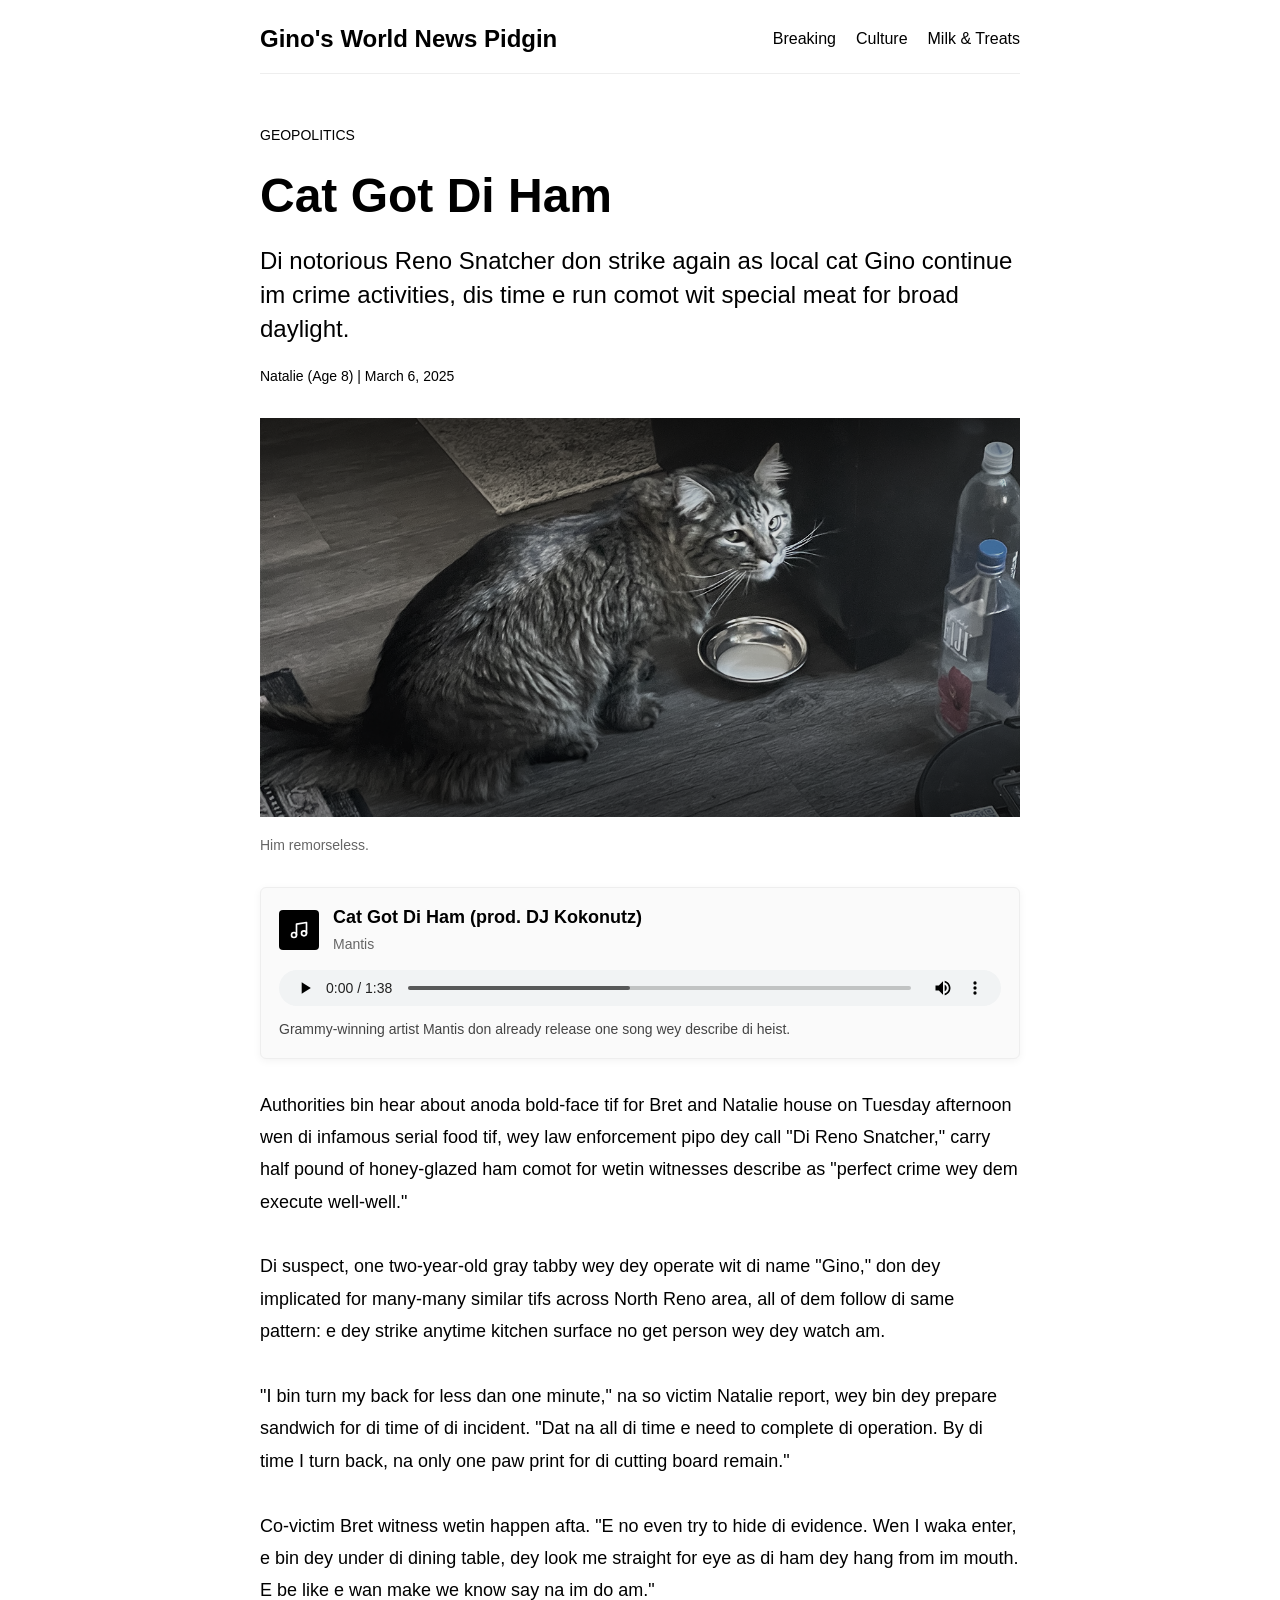
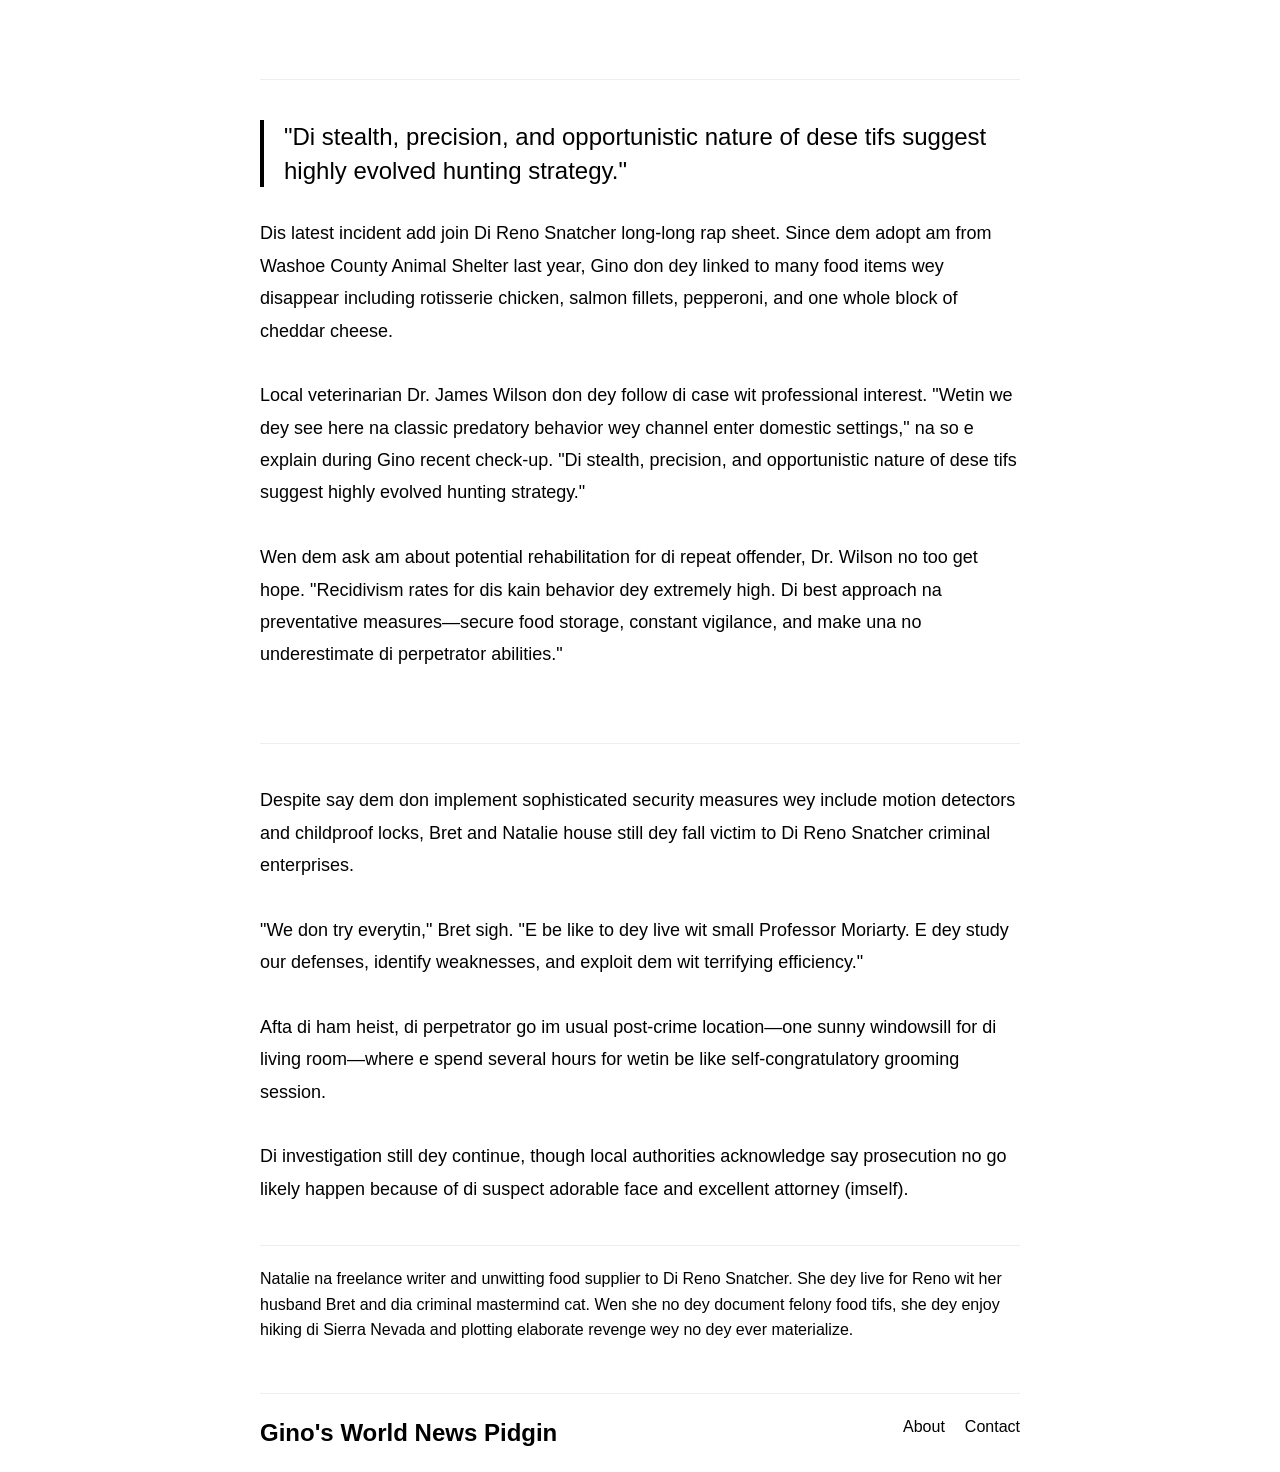
<file: index.html>
<!DOCTYPE html>
<html lang="en">
  <head>
    <meta charset="UTF-8" />
    <meta name="viewport" content="width=device-width, initial-scale=1.0" />
    <title>Cat Got Di Ham :: Gino's World News Pidgin</title>
    <link rel="stylesheet" href="styles.css" />
  </head>
  <body>
    <header>
      <div class="site-name">Gino's World News Pidgin</div>
      <nav>
        <ul>
          <li><a href="#">Breaking</a></li>
          <li><a href="#">Culture</a></li>
          <li><a href="#">Milk & Treats</a></li>
        </ul>
      </nav>
    </header>

    <main>
      <article>
        <div class="category">GEOPOLITICS</div>

        <h1 class="headline">Cat Got Di Ham</h1>

        <h2 class="subtitle">
          Di notorious Reno Snatcher don strike again as local cat Gino continue
          im crime activities, dis time e run comot wit special meat for broad
          daylight.
        </h2>

        <div class="byline">Natalie (Age 8) | March 6, 2025</div>

        <figure class="featured-image">
          <img src="criminal.png" alt="Im a bad, bad boy." />
          <figcaption>Him remorseless.</figcaption>
        </figure>

        <!-- Modern Audio Player Component -->
        <div class="audio-container">
          <div class="audio-meta">
            <div class="audio-icon">
              <svg
                xmlns="http://www.w3.org/2000/svg"
                width="20"
                height="20"
                viewBox="0 0 24 24"
                fill="none"
                stroke="currentColor"
                stroke-width="2"
                stroke-linecap="round"
                stroke-linejoin="round"
              >
                <path d="M9 18V5l12-2v13"></path>
                <circle cx="6" cy="18" r="3"></circle>
                <circle cx="18" cy="16" r="3"></circle>
              </svg>
            </div>
            <div class="audio-info">
              <div class="audio-title">Cat Got Di Ham (prod. DJ Kokonutz)</div>
              <div class="audio-artist">Mantis</div>
            </div>
          </div>
          <audio class="audio-player" controls preload="metadata">
            <source src="song.mp3" type="audio/mpeg" />
            Your browser no support audio player!
            <a href="song.mp3">Download di audio</a> instead.
          </audio>
          <div class="audio-description">
            Grammy-winning artist Mantis don already release one song wey
            describe di heist.
          </div>
        </div>

        <div class="article-body">
          <p>
            Authorities bin hear about anoda bold-face tif for Bret and Natalie
            house on Tuesday afternoon wen di infamous serial food tif, wey law
            enforcement pipo dey call "Di Reno Snatcher," carry half pound of
            honey-glazed ham comot for wetin witnesses describe as "perfect
            crime wey dem execute well-well."<br /><br />

            Di suspect, one two-year-old gray tabby wey dey operate wit di name
            "Gino," don dey implicated for many-many similar tifs across North
            Reno area, all of dem follow di same pattern: e dey strike anytime
            kitchen surface no get person wey dey watch am.<br /><br />

            "I bin turn my back for less dan one minute," na so victim Natalie
            report, wey bin dey prepare sandwich for di time of di incident.
            "Dat na all di time e need to complete di operation. By di time I
            turn back, na only one paw print for di cutting board remain."<br /><br />

            Co-victim Bret witness wetin happen afta. "E no even try to hide di
            evidence. Wen I waka enter, e bin dey under di dining table, dey
            look me straight for eye as di ham dey hang from im mouth. E be like
            e wan make we know say na im do am."<br /><br />
          </p>

          <hr class="section-divider" />

          <blockquote class="pull-quote">
            "Di stealth, precision, and opportunistic nature of dese tifs
            suggest highly evolved hunting strategy."
          </blockquote>

          <p>
            Dis latest incident add join Di Reno Snatcher long-long rap sheet.
            Since dem adopt am from Washoe County Animal Shelter last year, Gino
            don dey linked to many food items wey disappear including rotisserie
            chicken, salmon fillets, pepperoni, and one whole block of cheddar
            cheese.<br /><br />

            Local veterinarian Dr. James Wilson don dey follow di case wit
            professional interest. "Wetin we dey see here na classic predatory
            behavior wey channel enter domestic settings," na so e explain
            during Gino recent check-up. "Di stealth, precision, and
            opportunistic nature of dese tifs suggest highly evolved hunting
            strategy."<br /><br />

            Wen dem ask am about potential rehabilitation for di repeat
            offender, Dr. Wilson no too get hope. "Recidivism rates for dis kain
            behavior dey extremely high. Di best approach na preventative
            measures—secure food storage, constant vigilance, and make una no
            underestimate di perpetrator abilities."<br /><br />
          </p>

          <hr class="section-divider" />

          <p>
            Despite say dem don implement sophisticated security measures wey
            include motion detectors and childproof locks, Bret and Natalie
            house still dey fall victim to Di Reno Snatcher criminal
            enterprises.<br /><br />

            "We don try everytin," Bret sigh. "E be like to dey live wit small
            Professor Moriarty. E dey study our defenses, identify weaknesses,
            and exploit dem wit terrifying efficiency."<br /><br />

            Afta di ham heist, di perpetrator go im usual post-crime
            location—one sunny windowsill for di living room—where e spend
            several hours for wetin be like self-congratulatory grooming
            session.<br /><br />

            Di investigation still dey continue, though local authorities
            acknowledge say prosecution no go likely happen because of di
            suspect adorable face and excellent attorney (imself).
          </p>
        </div>

        <div class="author-bio">
          Natalie na freelance writer and unwitting food supplier to Di Reno
          Snatcher. She dey live for Reno wit her husband Bret and dia criminal
          mastermind cat. Wen she no dey document felony food tifs, she dey
          enjoy hiking di Sierra Nevada and plotting elaborate revenge wey no
          dey ever materialize.
        </div>
      </article>
    </main>

    <footer>
      <div class="site-name">Gino's World News Pidgin</div>
      <nav>
        <ul>
          <li><a href="#">About</a></li>
          <li><a href="#">Contact</a></li>
        </ul>
      </nav>
    </footer>
  </body>
</html>
</file>
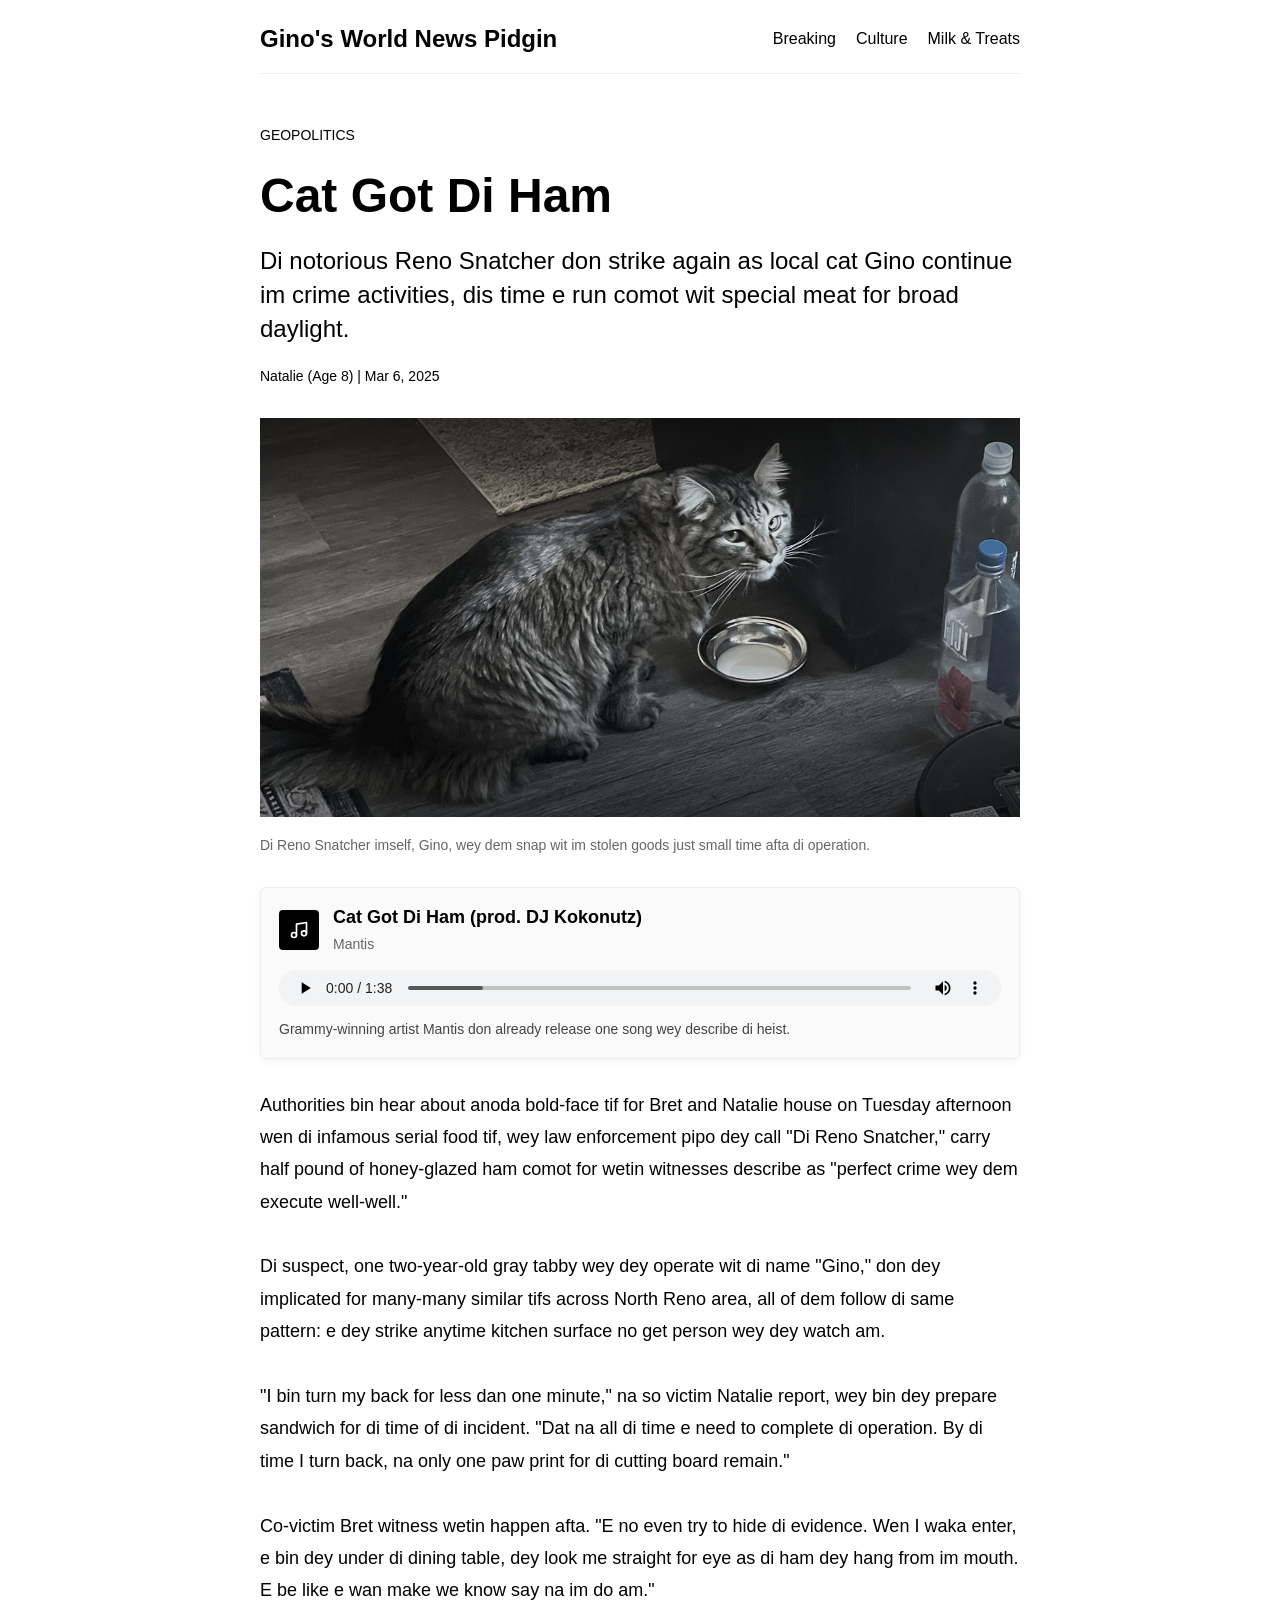
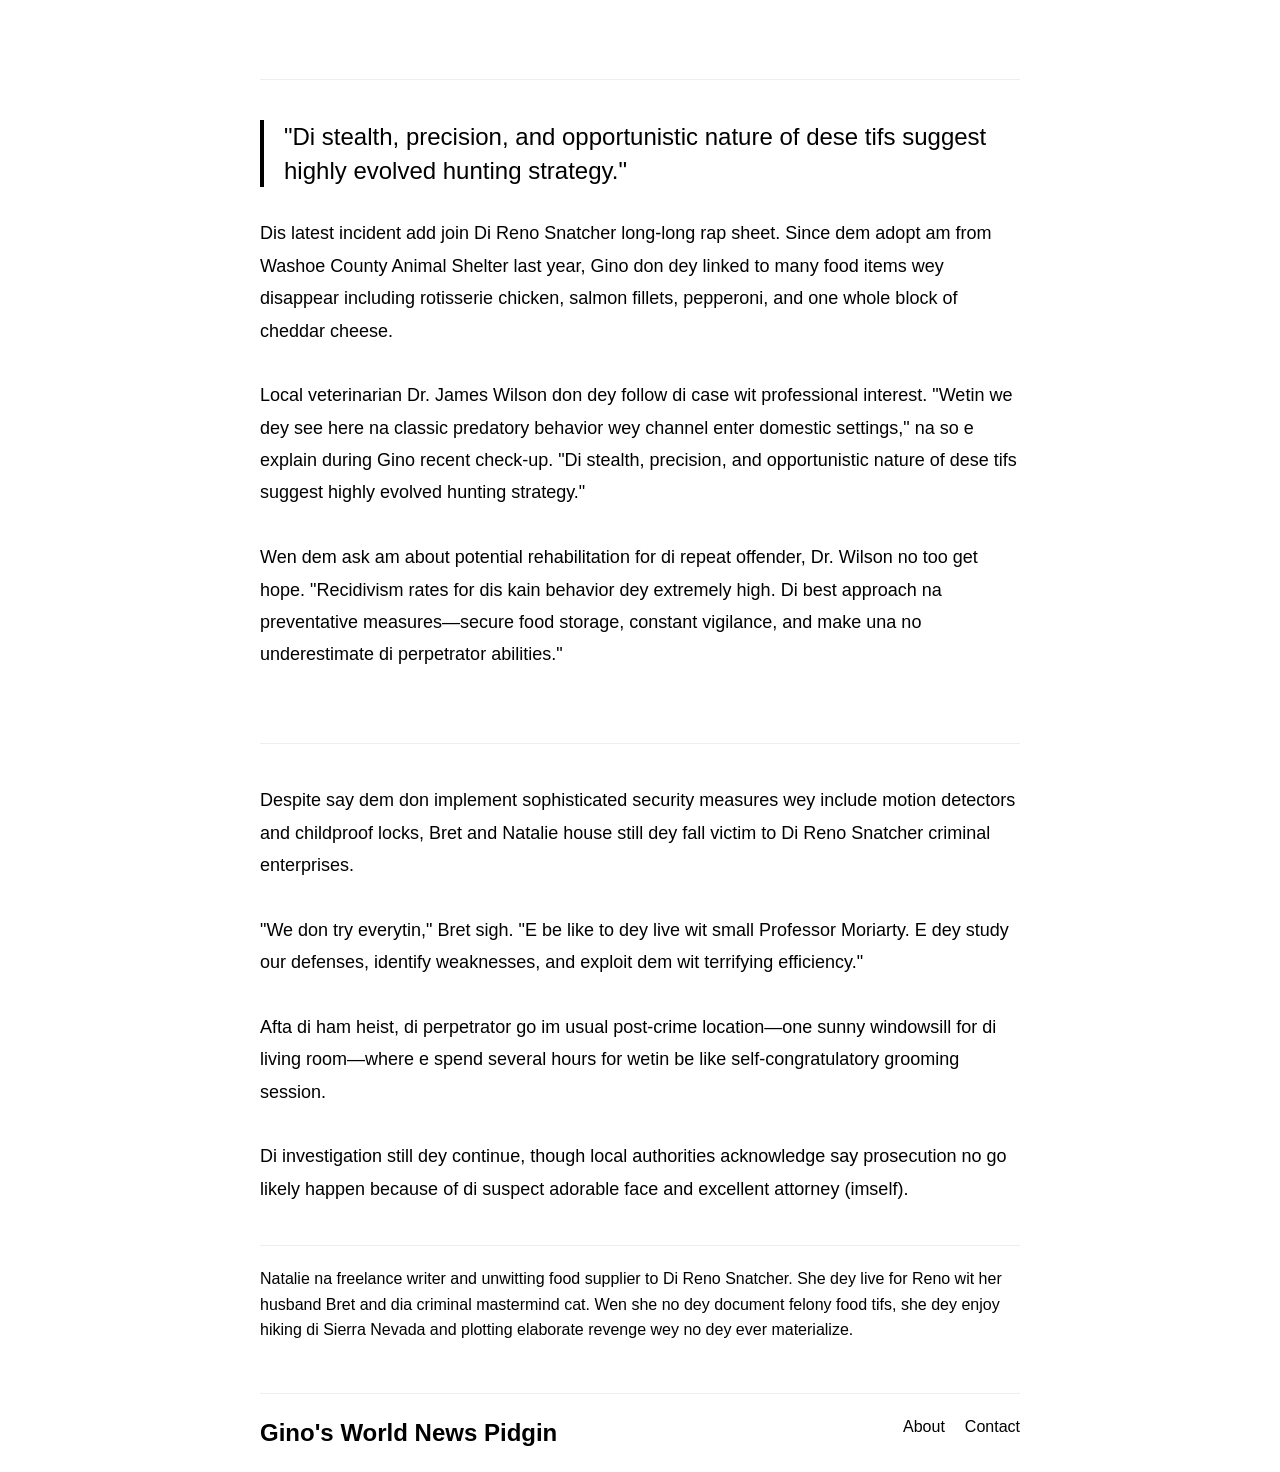
<file: article.html>
<!DOCTYPE html>
<html lang="en">
  <head>
    <meta charset="UTF-8" />
    <meta name="viewport" content="width=device-width, initial-scale=1.0" />
    <title>Cat Got Di Ham :: Gino's World News Pidgin</title>
    <link rel="stylesheet" href="styles.css" />
  </head>
  <body>
    <header>
      <div class="site-name">Gino's World News Pidgin</div>
      <nav>
        <ul>
          <li><a href="#">Breaking</a></li>
          <li><a href="#">Culture</a></li>
          <li><a href="#">Milk & Treats</a></li>
        </ul>
      </nav>
    </header>

    <main>
      <article>
        <div class="category">GEOPOLITICS</div>

        <h1 class="headline">Cat Got Di Ham</h1>

        <h2 class="subtitle">
          Di notorious Reno Snatcher don strike again as local cat Gino continue
          im crime activities, dis time e run comot wit special meat for broad
          daylight.
        </h2>

        <div class="byline">Natalie (Age 8) | Mar 6, 2025</div>

        <figure class="featured-image">
          <img src="criminal.png" alt="Im a bad, bad boy." />
          <figcaption>
            Di Reno Snatcher imself, Gino, wey dem snap wit im stolen goods just
            small time afta di operation.
          </figcaption>
        </figure>

        <!-- Modern Audio Player Component -->
        <div class="audio-container">
          <div class="audio-meta">
            <div class="audio-icon">
              <svg
                xmlns="http://www.w3.org/2000/svg"
                width="20"
                height="20"
                viewBox="0 0 24 24"
                fill="none"
                stroke="currentColor"
                stroke-width="2"
                stroke-linecap="round"
                stroke-linejoin="round"
              >
                <path d="M9 18V5l12-2v13"></path>
                <circle cx="6" cy="18" r="3"></circle>
                <circle cx="18" cy="16" r="3"></circle>
              </svg>
            </div>
            <div class="audio-info">
              <div class="audio-title">Cat Got Di Ham (prod. DJ Kokonutz)</div>
              <div class="audio-artist">Mantis</div>
            </div>
          </div>
          <audio class="audio-player" controls preload="metadata">
            <source src="song.mp3" type="audio/mpeg" />
            Your browser no support audio player!
            <a href="song.mp3">Download di audio</a> instead.
          </audio>
          <div class="audio-description">
            Grammy-winning artist Mantis don already release one song wey
            describe di heist.
          </div>
        </div>

        <div class="article-body">
          <p>
            Authorities bin hear about anoda bold-face tif for Bret and Natalie
            house on Tuesday afternoon wen di infamous serial food tif, wey law
            enforcement pipo dey call "Di Reno Snatcher," carry half pound of
            honey-glazed ham comot for wetin witnesses describe as "perfect
            crime wey dem execute well-well."<br /><br />

            Di suspect, one two-year-old gray tabby wey dey operate wit di name
            "Gino," don dey implicated for many-many similar tifs across North
            Reno area, all of dem follow di same pattern: e dey strike anytime
            kitchen surface no get person wey dey watch am.<br /><br />

            "I bin turn my back for less dan one minute," na so victim Natalie
            report, wey bin dey prepare sandwich for di time of di incident.
            "Dat na all di time e need to complete di operation. By di time I
            turn back, na only one paw print for di cutting board remain."<br /><br />

            Co-victim Bret witness wetin happen afta. "E no even try to hide di
            evidence. Wen I waka enter, e bin dey under di dining table, dey
            look me straight for eye as di ham dey hang from im mouth. E be like
            e wan make we know say na im do am."<br /><br />
          </p>

          <hr class="section-divider" />

          <blockquote class="pull-quote">
            "Di stealth, precision, and opportunistic nature of dese tifs
            suggest highly evolved hunting strategy."
          </blockquote>

          <p>
            Dis latest incident add join Di Reno Snatcher long-long rap sheet.
            Since dem adopt am from Washoe County Animal Shelter last year, Gino
            don dey linked to many food items wey disappear including rotisserie
            chicken, salmon fillets, pepperoni, and one whole block of cheddar
            cheese.<br /><br />

            Local veterinarian Dr. James Wilson don dey follow di case wit
            professional interest. "Wetin we dey see here na classic predatory
            behavior wey channel enter domestic settings," na so e explain
            during Gino recent check-up. "Di stealth, precision, and
            opportunistic nature of dese tifs suggest highly evolved hunting
            strategy."<br /><br />

            Wen dem ask am about potential rehabilitation for di repeat
            offender, Dr. Wilson no too get hope. "Recidivism rates for dis kain
            behavior dey extremely high. Di best approach na preventative
            measures—secure food storage, constant vigilance, and make una no
            underestimate di perpetrator abilities."<br /><br />
          </p>

          <hr class="section-divider" />

          <p>
            Despite say dem don implement sophisticated security measures wey
            include motion detectors and childproof locks, Bret and Natalie
            house still dey fall victim to Di Reno Snatcher criminal
            enterprises.<br /><br />

            "We don try everytin," Bret sigh. "E be like to dey live wit small
            Professor Moriarty. E dey study our defenses, identify weaknesses,
            and exploit dem wit terrifying efficiency."<br /><br />

            Afta di ham heist, di perpetrator go im usual post-crime
            location—one sunny windowsill for di living room—where e spend
            several hours for wetin be like self-congratulatory grooming
            session.<br /><br />

            Di investigation still dey continue, though local authorities
            acknowledge say prosecution no go likely happen because of di
            suspect adorable face and excellent attorney (imself).
          </p>
        </div>

        <div class="author-bio">
          Natalie na freelance writer and unwitting food supplier to Di Reno
          Snatcher. She dey live for Reno wit her husband Bret and dia criminal
          mastermind cat. Wen she no dey document felony food tifs, she dey
          enjoy hiking di Sierra Nevada and plotting elaborate revenge wey no
          dey ever materialize.
        </div>
      </article>
    </main>

    <footer>
      <div class="site-name">Gino's World News Pidgin</div>
      <nav>
        <ul>
          <li><a href="#">About</a></li>
          <li><a href="#">Contact</a></li>
        </ul>
      </nav>
    </footer>
  </body>
</html>
</file>
<file: styles.css>
/* Basic Reset */
* {
  margin: 0;
  padding: 0;
  box-sizing: border-box;
}

body {
  font-family: Arial, sans-serif;
  line-height: 1.6;
  color: #000;
  background-color: #fff;
  max-width: 800px;
  margin: 0 auto;
  padding: 20px;
}

/* Header */
header {
  display: flex;
  justify-content: space-between;
  align-items: center;
  margin-bottom: 50px;
  border-bottom: 1px solid #eee;
  padding-bottom: 15px;
}

.site-name {
  font-size: 24px;
  font-weight: bold;
}

nav ul {
  display: flex;
  list-style: none;
}

nav ul li {
  margin-left: 20px;
}

nav ul li a {
  text-decoration: none;
  color: #000;
}

/* Article */
.category {
  font-size: 14px;
  margin-bottom: 20px;
  text-transform: uppercase;
}

.headline {
  font-size: 48px;
  font-weight: bold;
  line-height: 1.2;
  margin-bottom: 20px;
}

.subtitle {
  font-size: 24px;
  font-weight: normal;
  margin-bottom: 20px;
  line-height: 1.4;
}

.byline {
  font-size: 14px;
  margin-bottom: 30px;
}

.featured-image {
  margin-bottom: 30px;
}

.featured-image img {
  width: 100%;
  height: auto;
}

.featured-image figcaption {
  font-size: 14px;
  color: #666;
  margin-top: 10px;
}

.article-body {
  font-size: 18px;
  line-height: 1.8;
}

.article-body p {
  margin-bottom: 25px;
}

.section-divider {
  border: none;
  border-top: 1px solid #eee;
  margin: 40px 0;
}

.pull-quote {
  font-size: 24px;
  line-height: 1.4;
  padding-left: 20px;
  border-left: 4px solid #000;
  margin: 30px 0;
}

.author-bio {
  font-size: 16px;
  margin-top: 40px;
  padding-top: 20px;
  border-top: 1px solid #eee;
}

/* Footer */
footer {
  margin-top: 50px;
  padding-top: 20px;
  border-top: 1px solid #eee;
  display: flex;
  justify-content: space-between;
}

/* Audio Player Styling */
.audio-container {
  margin: 30px 0;
  padding: 18px;
  background-color: #fafafa;
  border: 1px solid #eee;
  border-radius: 6px;
  box-shadow: 0 2px 8px rgba(0, 0, 0, 0.05);
}

.audio-meta {
  display: flex;
  align-items: center;
  margin-bottom: 15px;
}

.audio-icon {
  width: 40px;
  height: 40px;
  border-radius: 4px;
  background-color: #000;
  color: #fff;
  display: flex;
  align-items: center;
  justify-content: center;
  margin-right: 14px;
  flex-shrink: 0;
}

.audio-info {
  flex-grow: 1;
}

.audio-title {
  font-size: 18px;
  font-weight: bold;
  margin-bottom: 4px;
  line-height: 1.3;
}

.audio-artist {
  font-size: 14px;
  color: #666;
}

.audio-player {
  width: 100%;
  height: 36px;
}

@media (max-width: 600px) {
  .audio-container {
    padding: 14px;
  }

  .audio-icon {
    width: 36px;
    height: 36px;
  }
}

/* Audio player description line */
.audio-description {
  font-size: 14px;
  color: #444;
  margin-top: 6px;
  line-height: 1.4;
}
</file>
